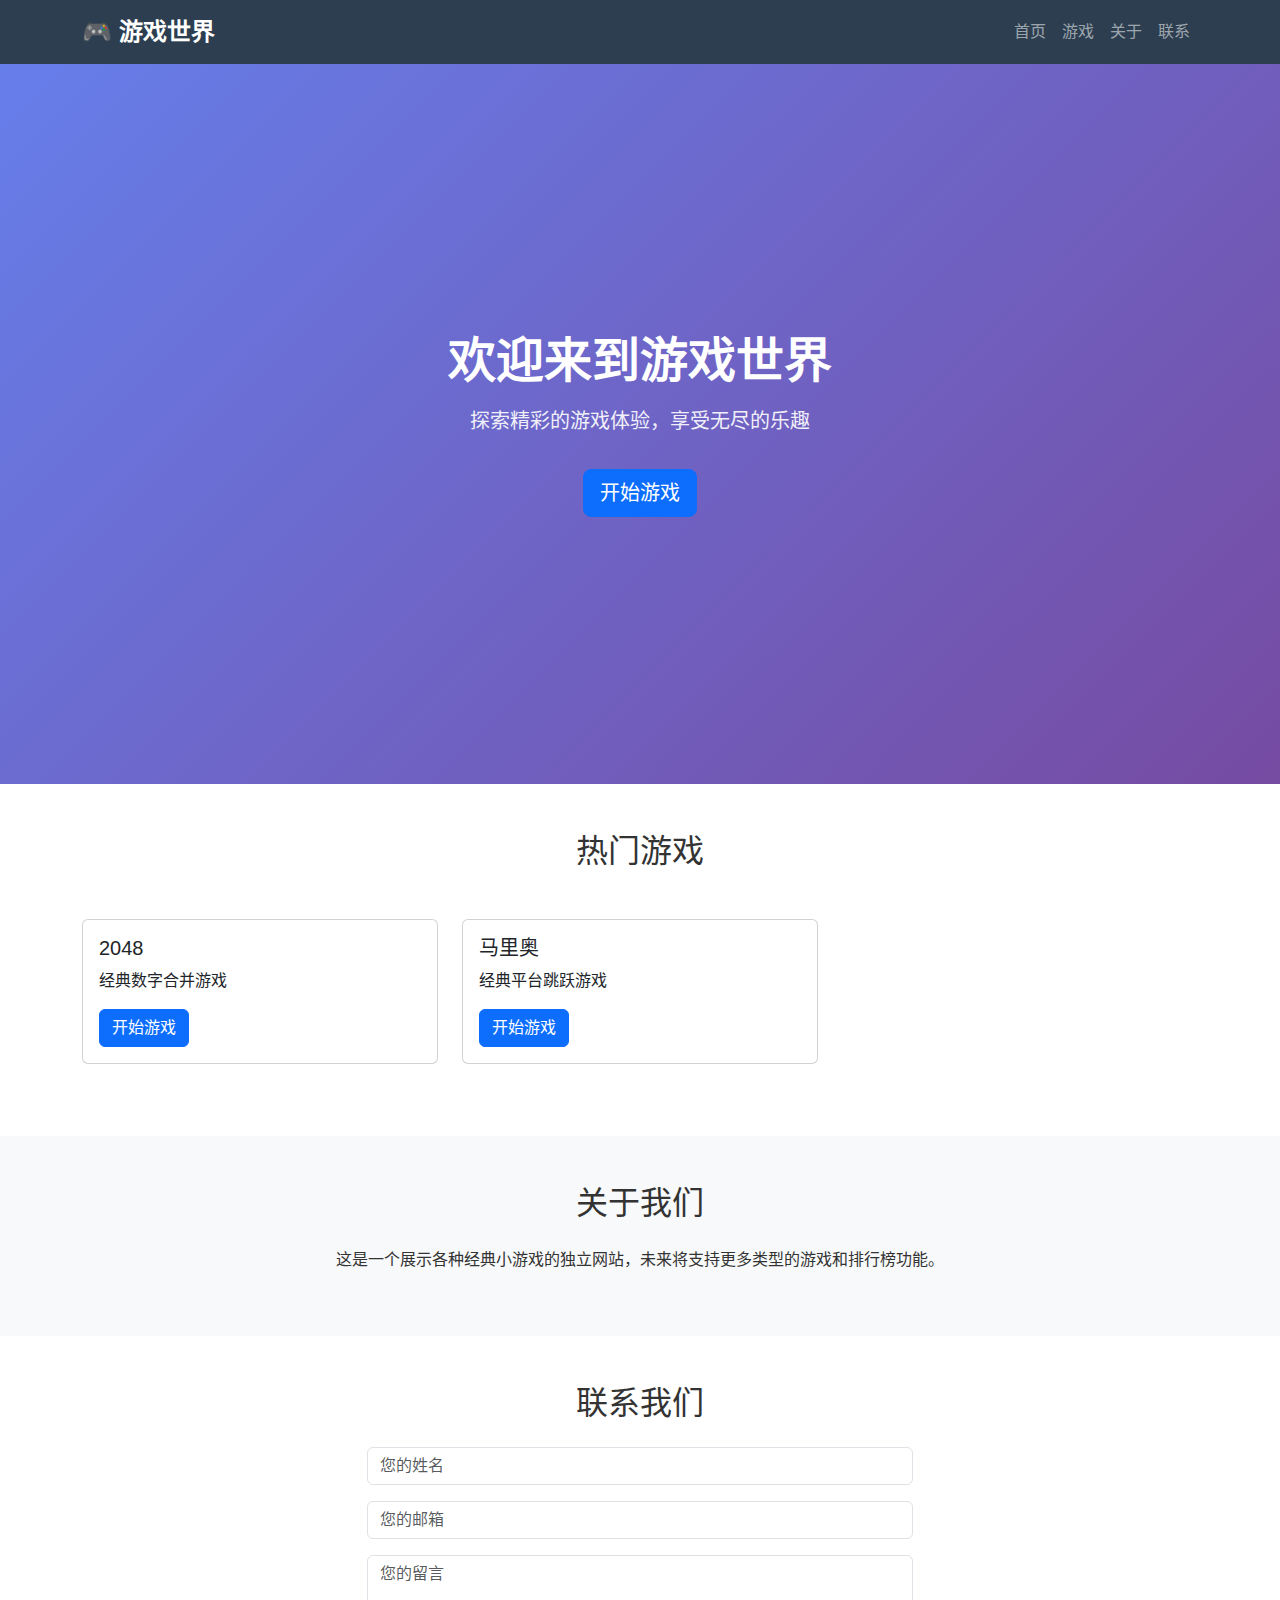
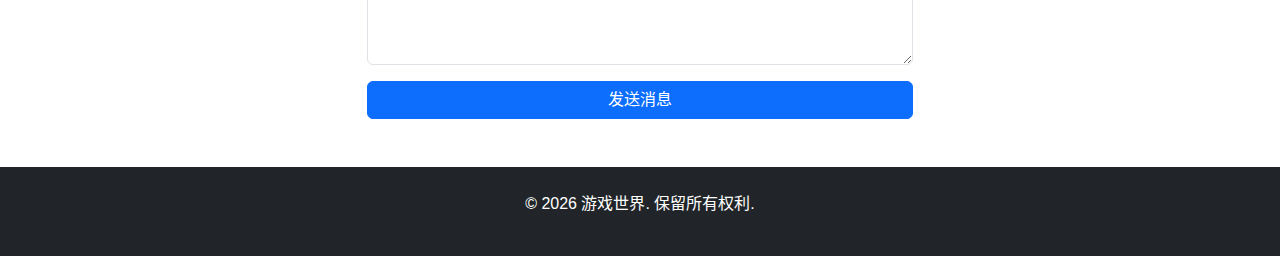
<file: index.html>
<!DOCTYPE html>
<html lang="zh-CN">
<head>
    <meta charset="UTF-8">
    <meta name="viewport" content="width=device-width, initial-scale=1.0">
    <title>游戏世界 | 免费在线小游戏平台</title>
    <meta name="description" content="在线畅玩马里奥平台游戏、Flappy Bird、2048 等经典小游戏，无需下载，手机和电脑均可体验。">
    <link href="https://cdn.jsdelivr.net/npm/bootstrap@5.3.2/dist/css/bootstrap.min.css" rel="stylesheet">
    <link rel="stylesheet" href="css/style.css">
</head>
<body>
    <!-- 导航栏 -->
    <nav class="navbar navbar-expand-lg navbar-dark bg-dark">
        <div class="container">
            <a class="navbar-brand" href="/">🎮 游戏世界</a>
            <button class="navbar-toggler" type="button" data-bs-toggle="collapse" data-bs-target="#navbarNav">
                <span class="navbar-toggler-icon"></span>
            </button>
            <div class="collapse navbar-collapse" id="navbarNav">
                <ul class="navbar-nav ms-auto">
                    <li class="nav-item"><a class="nav-link" href="#home">首页</a></li>
                    <li class="nav-item"><a class="nav-link" href="#games">游戏</a></li>
                    <li class="nav-item"><a class="nav-link" href="#about">关于</a></li>
                    <li class="nav-item"><a class="nav-link" href="#contact">联系</a></li>
                </ul>
            </div>
        </div>
    </nav>

    <!-- 首页部分 -->
    <section id="home" class="hero-section py-5">
        <div class="container text-center">
            <h1 class="display-4 fw-bold">欢迎来到游戏世界</h1>
            <p class="lead">探索精彩的游戏体验，享受无尽的乐趣</p>
            <button class="btn btn-primary btn-lg mt-3" onclick="scrollToGames()">开始游戏</button>
        </div>
    </section>

    <!-- 游戏展示部分 -->
    <section id="games" class="games-section py-5">
        <div class="container">
            <h2 class="text-center mb-5">热门游戏</h2>
            <div class="row" id="games-container">
                <!-- 游戏卡片将通过JavaScript动态生成 -->
            </div>
        </div>
    </section>

    <!-- 关于部分 -->
    <section id="about" class="about-section py-5 bg-light">
        <div class="container">
            <h2 class="text-center mb-4">关于我们</h2>
            <p class="text-center">这是一个展示各种经典小游戏的独立网站，未来将支持更多类型的游戏和排行榜功能。</p>
        </div>
    </section>

    <!-- 联系部分 -->
    <section id="contact" class="contact-section py-5">
        <div class="container">
            <h2 class="text-center mb-4">联系我们</h2>
            <div class="row justify-content-center">
                <div class="col-md-6">
                    <form id="contactForm">
                        <div class="mb-3">
                            <input type="text" class="form-control" placeholder="您的姓名" required>
                        </div>
                        <div class="mb-3">
                            <input type="email" class="form-control" placeholder="您的邮箱" required>
                        </div>
                        <div class="mb-3">
                            <textarea class="form-control" rows="4" placeholder="您的留言" required></textarea>
                        </div>
                        <button type="submit" class="btn btn-primary w-100">发送消息</button>
                    </form>
                </div>
            </div>
        </div>
    </section>

    <!-- 页脚 -->
    <footer class="bg-dark text-white text-center py-4">
        <p>&copy; 2026 游戏世界. 保留所有权利.</p>
    </footer>

    <script src="https://cdn.jsdelivr.net/npm/bootstrap@5.3.2/dist/js/bootstrap.bundle.min.js"></script>
    <script src="js/script.js"></script>
</body>
</html>
</file>
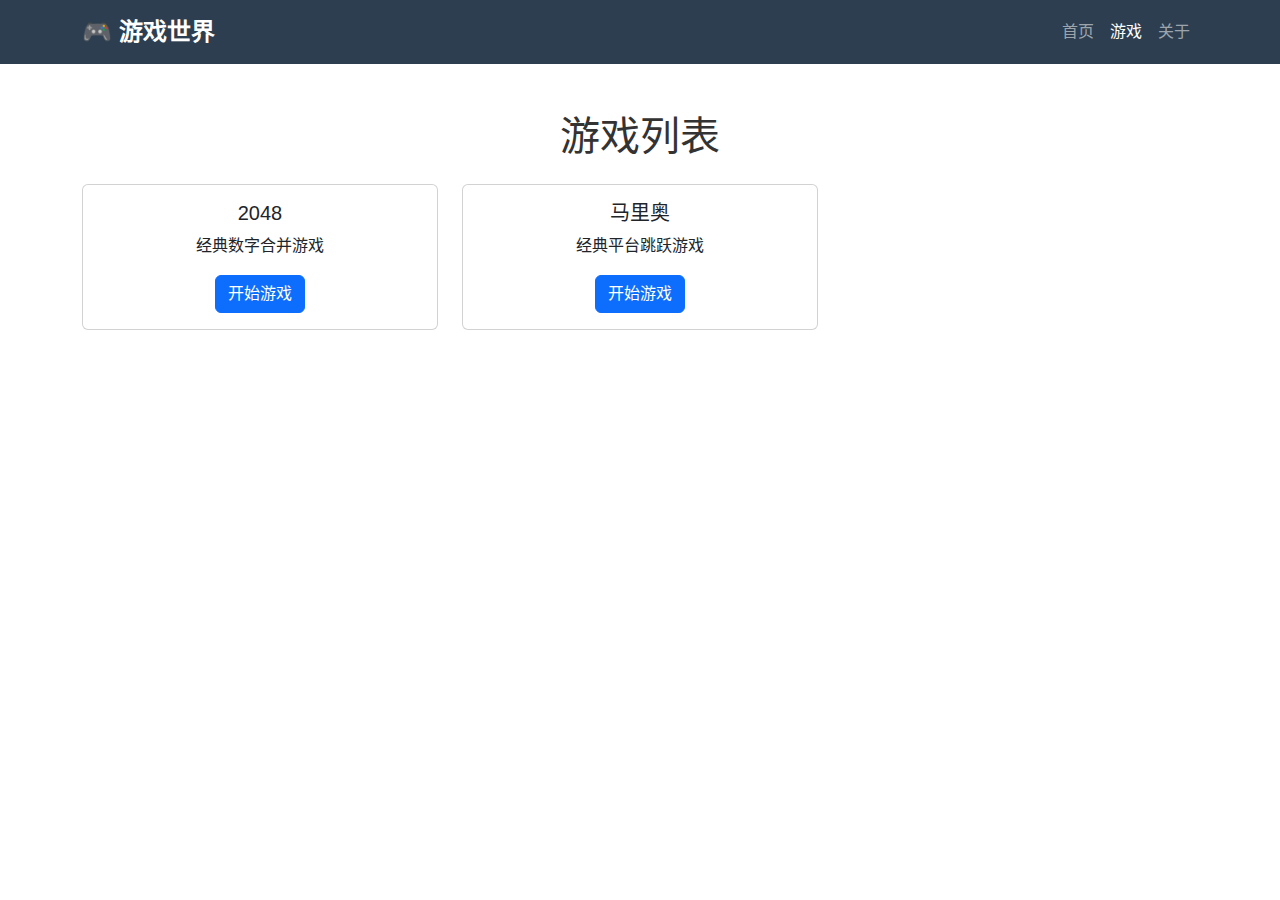
<file: games.html>
<!DOCTYPE html>
<html lang="zh-CN">
<head>
    <meta charset="UTF-8">
    <meta name="viewport" content="width=device-width, initial-scale=1.0">
    <title>游戏列表 | 游戏世界</title>
    <link href="https://cdn.jsdelivr.net/npm/bootstrap@5.3.2/dist/css/bootstrap.min.css" rel="stylesheet">
    <link rel="stylesheet" href="css/style.css">
</head>
<body>
    <nav class="navbar navbar-expand-lg navbar-dark bg-dark">
        <div class="container">
            <a class="navbar-brand" href="/">🎮 游戏世界</a>
            <button class="navbar-toggler" type="button" data-bs-toggle="collapse" data-bs-target="#navbarNav">
                <span class="navbar-toggler-icon"></span>
            </button>
            <div class="collapse navbar-collapse" id="navbarNav">
                <ul class="navbar-nav ms-auto">
                    <li class="nav-item"><a class="nav-link" href="/">首页</a></li>
                    <li class="nav-item"><a class="nav-link active" href="/games.html">游戏</a></li>
                    <li class="nav-item"><a class="nav-link" href="#about">关于</a></li>
                </ul>
            </div>
        </div>
    </nav>

    <div class="container py-5">
        <h1 class="text-center mb-4">游戏列表</h1>
        <div class="row">
            <div class="col-md-4 mb-4">
                <div class="card">
                    <div class="card-body text-center">
                        <h5 class="card-title">2048</h5>
                        <p class="card-text">经典数字合并游戏</p>
                        <a href="/games/2048/" class="btn btn-primary">开始游戏</a>
                    </div>
                </div>
            </div>
            <div class="col-md-4 mb-4">
                <div class="card">
                    <div class="card-body text-center">
                        <h5 class="card-title">马里奥</h5>
                        <p class="card-text">经典平台跳跃游戏</p>
                        <a href="/games/mario/" class="btn btn-primary">开始游戏</a>
                    </div>
                </div>
            </div>
        </div>
    </div>

    <script src="https://cdn.jsdelivr.net/npm/bootstrap@5.3.2/dist/js/bootstrap.bundle.min.js"></script>
</body>
</html>
</file>
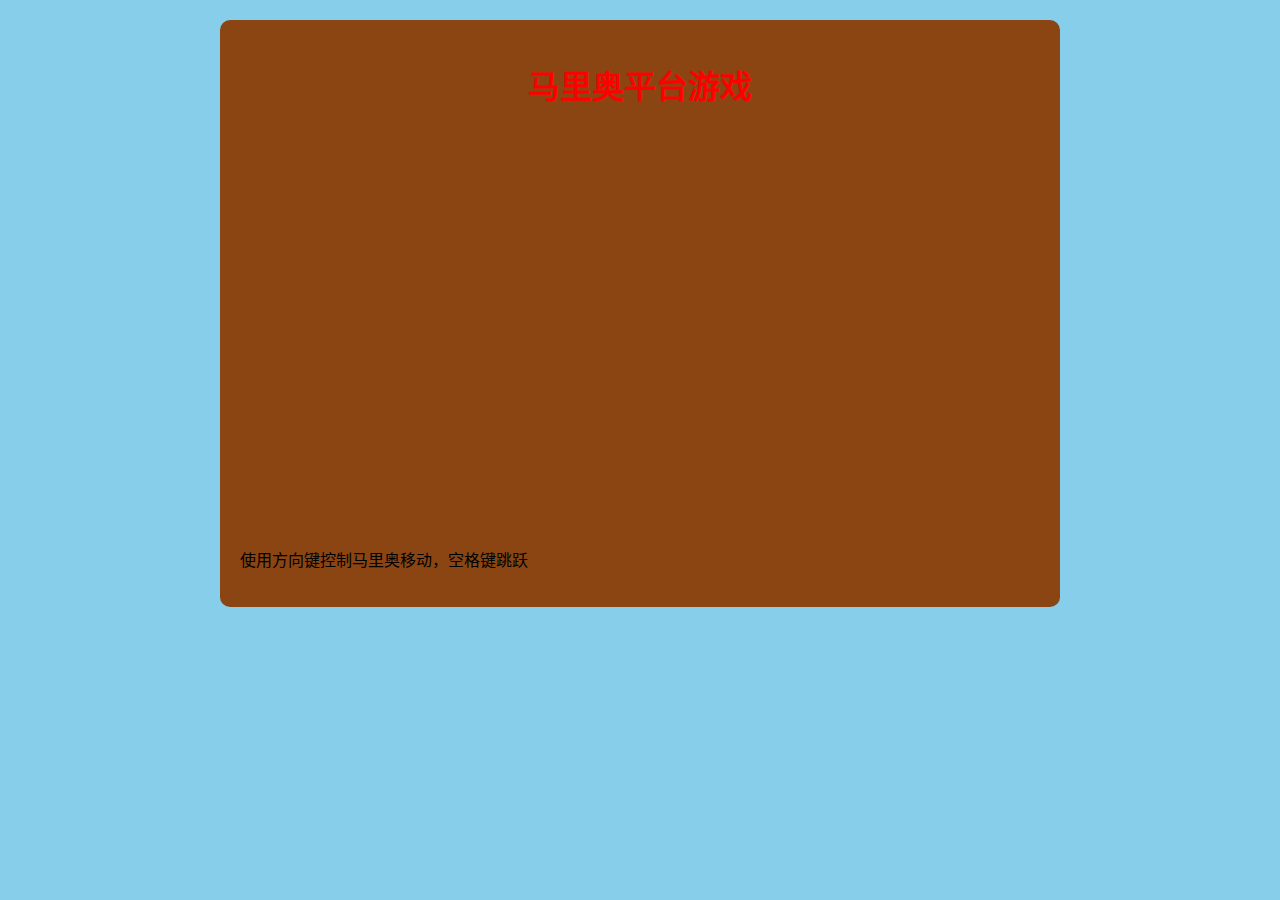
<file: mario.html>
<!DOCTYPE html>
<html lang="zh-CN">
<head>
    <meta charset="UTF-8">
    <meta name="viewport" content="width=device-width, initial-scale=1.0">
    <title>马里奥游戏</title>
    <link rel="stylesheet" href="games/mario/style.css">
</head>
<body>
    <div class="game-container">
        <h1>马里奥平台游戏</h1>
        <canvas id="gameCanvas" width="800" height="400"></canvas>
        <div class="controls">
            <p>使用方向键控制马里奥移动，空格键跳跃</p>
        </div>
    </div>
    <script src="games/mario/game.js"></script>
</body>
</html>
</file>
<file: css/style.css>
/* 全局样式 */
* {
    margin: 0;
    padding: 0;
    box-sizing: border-box;
}

body {
    font-family: 'Segoe UI', Tahoma, Geneva, Verdana, sans-serif;
    line-height: 1.6;
    color: #333;
}

/* 导航栏样式 */
.navbar {
    background-color: #2c3e50 !important;
}

.navbar-brand {
    font-weight: bold;
    font-size: 1.5rem;
}

/* 英雄区域样式 */
.hero-section {
    background: linear-gradient(135deg, #667eea 0%, #764ba2 100%);
    color: white;
    min-height: 80vh;
    display: flex;
    align-items: center;
}

.hero-section h1 {
    font-size: 3rem;
    margin-bottom: 1rem;
}

.hero-section .lead {
    font-size: 1.25rem;
    opacity: 0.9;
}

/* 游戏区域样式 */
.games-section {
    padding: 4rem 0;
}

.game-card {
    transition: transform 0.3s ease, box-shadow 0.3s ease;
    height: 100%;
}

.game-card:hover {
    transform: translateY(-5px);
    box-shadow: 0 10px 20px rgba(0,0,0,0.1);
}

.game-card img {
    width: 100%;
    height: 200px;
    object-fit: cover;
    border-top-left-radius: 0.5rem;
    border-top-right-radius: 0.5rem;
}

/* 关于和联系区域 */
.about-section, .contact-section {
    padding: 4rem 0;
}

/* 页脚样式 */
footer {
    padding: 2rem 0;
}

/* 响应式设计 */
@media (max-width: 768px) {
    .hero-section h1 {
        font-size: 2rem;
    }
    
    .hero-section .lead {
        font-size: 1rem;
    }
}
</file>
<file: games/mario/style.css>
/* Mario game styles */
body {
    font-family: 'Press Start 2P', cursive, sans-serif;
    background: #87CEEB;
    margin: 0;
    padding: 20px;
}

.game-container {
    max-width: 800px;
    margin: 0 auto;
    background: #8B4513;
    padding: 20px;
    border-radius: 10px;
}

h1 {
    color: #FF0000;
    text-align: center;
    margin-bottom: 20px;
}

.game-content {
    background: #F0E68C;
    padding: 20px;
    border-radius: 5px;
    text-align: center;
}
</file>
